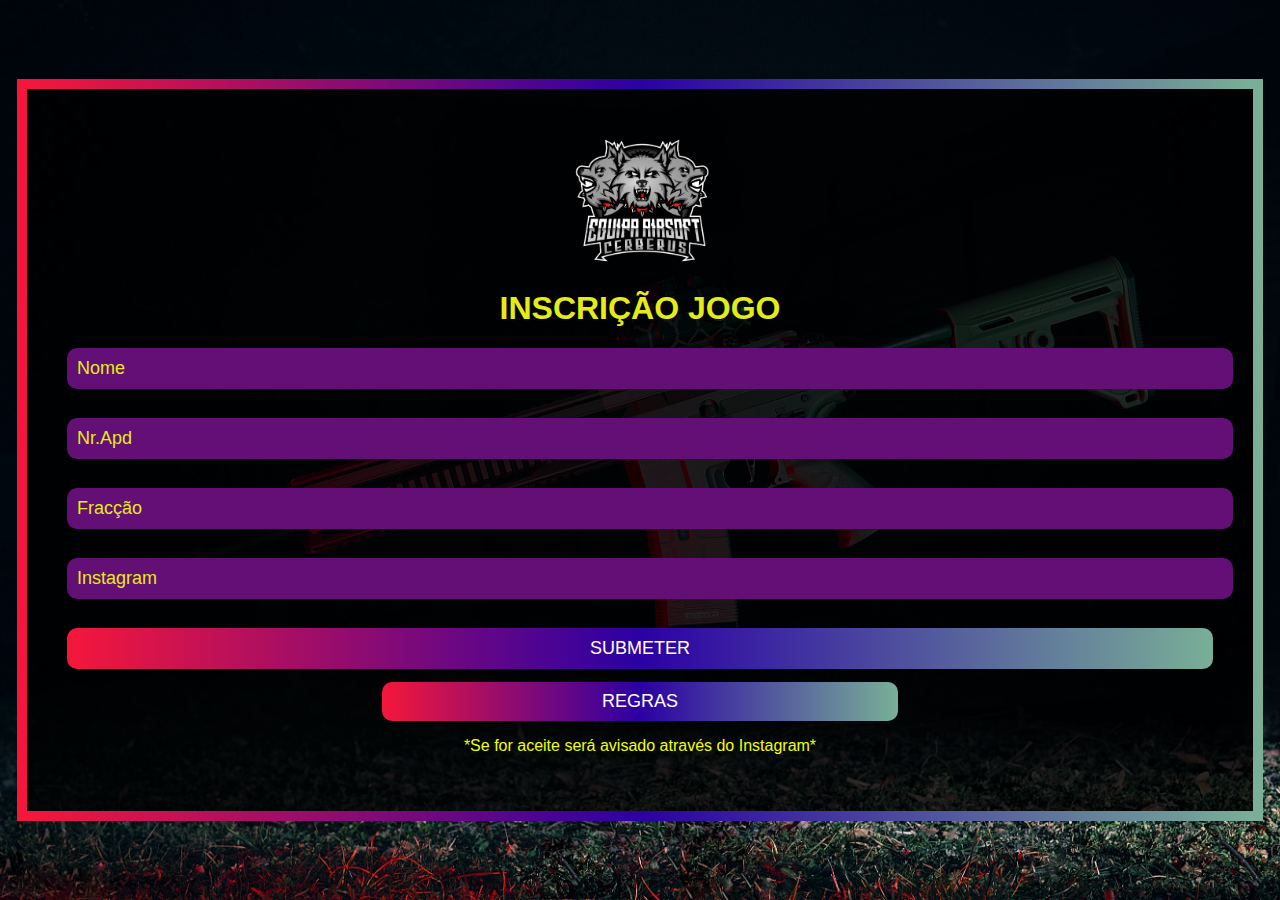
<file: index.html>
<!DOCTYPE html>
<html lang="en">
<head>
    <meta charset="UTF-8">
    <meta http-equiv="X-UA-Compatible" content="IE=edge">
    <meta name="viewport" content="width=device-width, initial-scale=1.0">

    <title>Inscrição jogo airsoft</title>
    <link rel="stylesheet" href="style.css">
    <link rel="short icon" href="ewfr.ico">
</head>
<body>


    <div class="backgroundform" style="background-image: url(background.jpg);">

  <form class="forms" method="post" action="https://sheetdb.io/api/v1/hkhe7xl77vkfe" name="inscrições" id="sheetdb-form">
    
    <div class="logoforms">

         <img src="logo.png" alt="Logo">

    </div>
                    <h1>INSCRIÇÃO JOGO</h1>
  <input type="text" name="data[Nome]" required placeholder="Nome">
  <input type="text" name="data[Nr.Apd]" required placeholder="Nr.Apd">
  <input type="text" name="data[Fracção]" required placeholder="Fracção">
  <input type="text" name="data[Instagram]" required placeholder="Instagram">
      <button type="submit" id="submit">SUBMETER</button>
     <a href="rulles.html" style="text-decoration: none;"><button type="button" id="rulles">REGRAS</button></a>
      
        <p style="text-align:center; color: rgb(242, 255, 0);">*Se for aceite será avisado através do Instagram*</p>
    
          </form>
      </div>

      <script>
        var form = document.getElementById('sheetdb-form');
        form.addEventListener("submit", e => {
          e.preventDefault();
          fetch(form.action, {
              method : "POST",
              body: new FormData(document.getElementById("sheetdb-form")),
          }).then(
              response => response.json()
          ).then((html) => {
            alert('Inscrição submetida, obrigado!')
          });
        });
      </script>


</body>
</html>
</file>
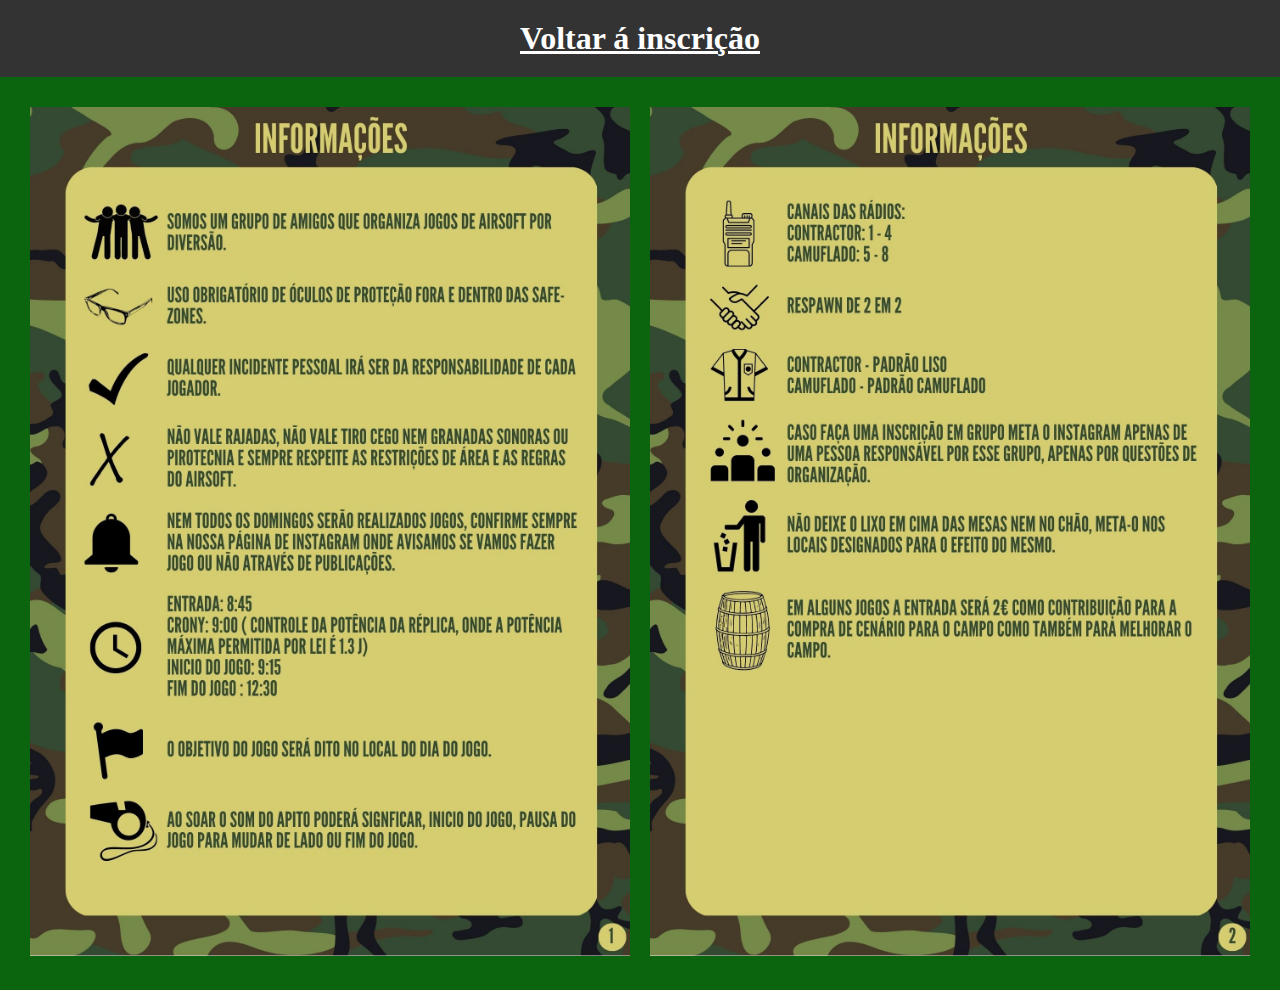
<file: rulles.html>
<!DOCTYPE html>
<html lang="en">
<head>
    <meta charset="UTF-8">
    <meta http-equiv="X-UA-Compatible" content="IE=edge">
    <meta name="viewport" content="width=device-width, initial-scale=1.0">
    <title>Informações sobre o jogo</title></a>
    <link rel="stylesheet" href="stylerulles.css">
    <link rel="short icon" href="ewfr.ico">
</head>
<body>
    <header>
		<a href="index.html"><h1>Voltar á inscrição</h1></a>
	</header>
	<main>
		<section>
			<img src="1.jpg">
		</section>
		<section>
			<img src="2.jpg">
		</section>
	</main>
</body>
</html>
</file>
<file: style.css>
body {
    margin: 0;
    padding: 0;
    background-color: black;
    font-family: 'Lucida Sans', 'Lucida Sans Regular', 'Lucida Grande', 'Lucida Sans Unicode', Geneva, Verdana, sans-serif;
  }

.backgroundform {
    display: flex;
    align-items: center;
    justify-content: center;
    height: 100vh;
    background-size: cover;
    background-position: center;
  }
  
  .forms {
    background-color: rgb(0, 0, 0,0.8);
    color: #e5ec14;
    padding: 40px;
    border: 10px solid;
    border-image: linear-gradient(to right, #f5173b, #2b00a4, #79af97);
    border-image-slice: 1;
    border-radius: 10px;
    animation: rainbow-border 1s linear infinite;
  }

  @keyframes rainbow-border {
  
    100% {
      border-image-source: linear-gradient(to right, #79af97, #f5173b, #2b00a4);
    }
  }


  .forms h1{
    text-align: center;
  }
  
  input{
    background-color: #630f76;
    color: white;
    width: 100%;
    padding: 10px;
    margin-bottom: 29px;
    border-radius: 10px;
    border: none;
    font-size: 18px;
    outline: none;
  }
  
  button[type="submit"] {
    width: 100%;
    padding: 10px;
    background-image: linear-gradient(to right,
    #f5173b, #2b00a4, #79af97
  );
    color: white;
    border: none;
    border-radius: 10px;
    font-size: 18px;
    cursor: pointer;
    margin: 0 auto;
  }

  #submit:hover{
    color: #e5ec14;
  }

  input::placeholder {
   color: #e5ec14;
  }

  .logoforms {
    display: flex;
    justify-content: center;
    margin-bottom: 20px;
  }
  
  .logoforms img {
    width: 140px;
    height: 140px;
    object-fit: contain;
  }
  
  @media (max-width: 480px) {
    .logoforms img {
      width: 140px;
      height: 140px;
    }
  }










  button[type="button"] {
    width: 45%;
padding: 9px;
background-image: linear-gradient(to right, #f5173b, #2b00a4, #79af97);
color: white;
border: none;
border-radius: 10px;
font-size: 18px;
cursor: pointer;
margin-top: 10px;
text-align: center;
display: block;
margin: auto;
margin-top: 13px;
}

#rulles:hover{
  color: #e5ec14;
}
</file>
<file: stylerulles.css>
* {
	box-sizing: border-box;
	margin: 0;
	padding: 0;
    background-color: rgb(11, 101, 14);
}
header {
	background-color: #333;
	color: #fff;
	padding: 20px;
	text-align: center;
}

header h1{
    background-color: #333;
}

header a{
     color: #fff;
}
main {
	display: flex;
	flex-wrap: wrap;
	justify-content: center;
	margin: 20px;
}
section {
	flex: 1 1 50%;
	margin: 10px;
}
img {
	width: 100%;
	height: auto;
	min-width: 300px;
	max-width: 800px;
}
@media (min-width: 768px) {
	section {
		flex: 1 1 25%;
		max-width: none;
	}
	img {
		min-width: 400px;
	}
}
</file>
